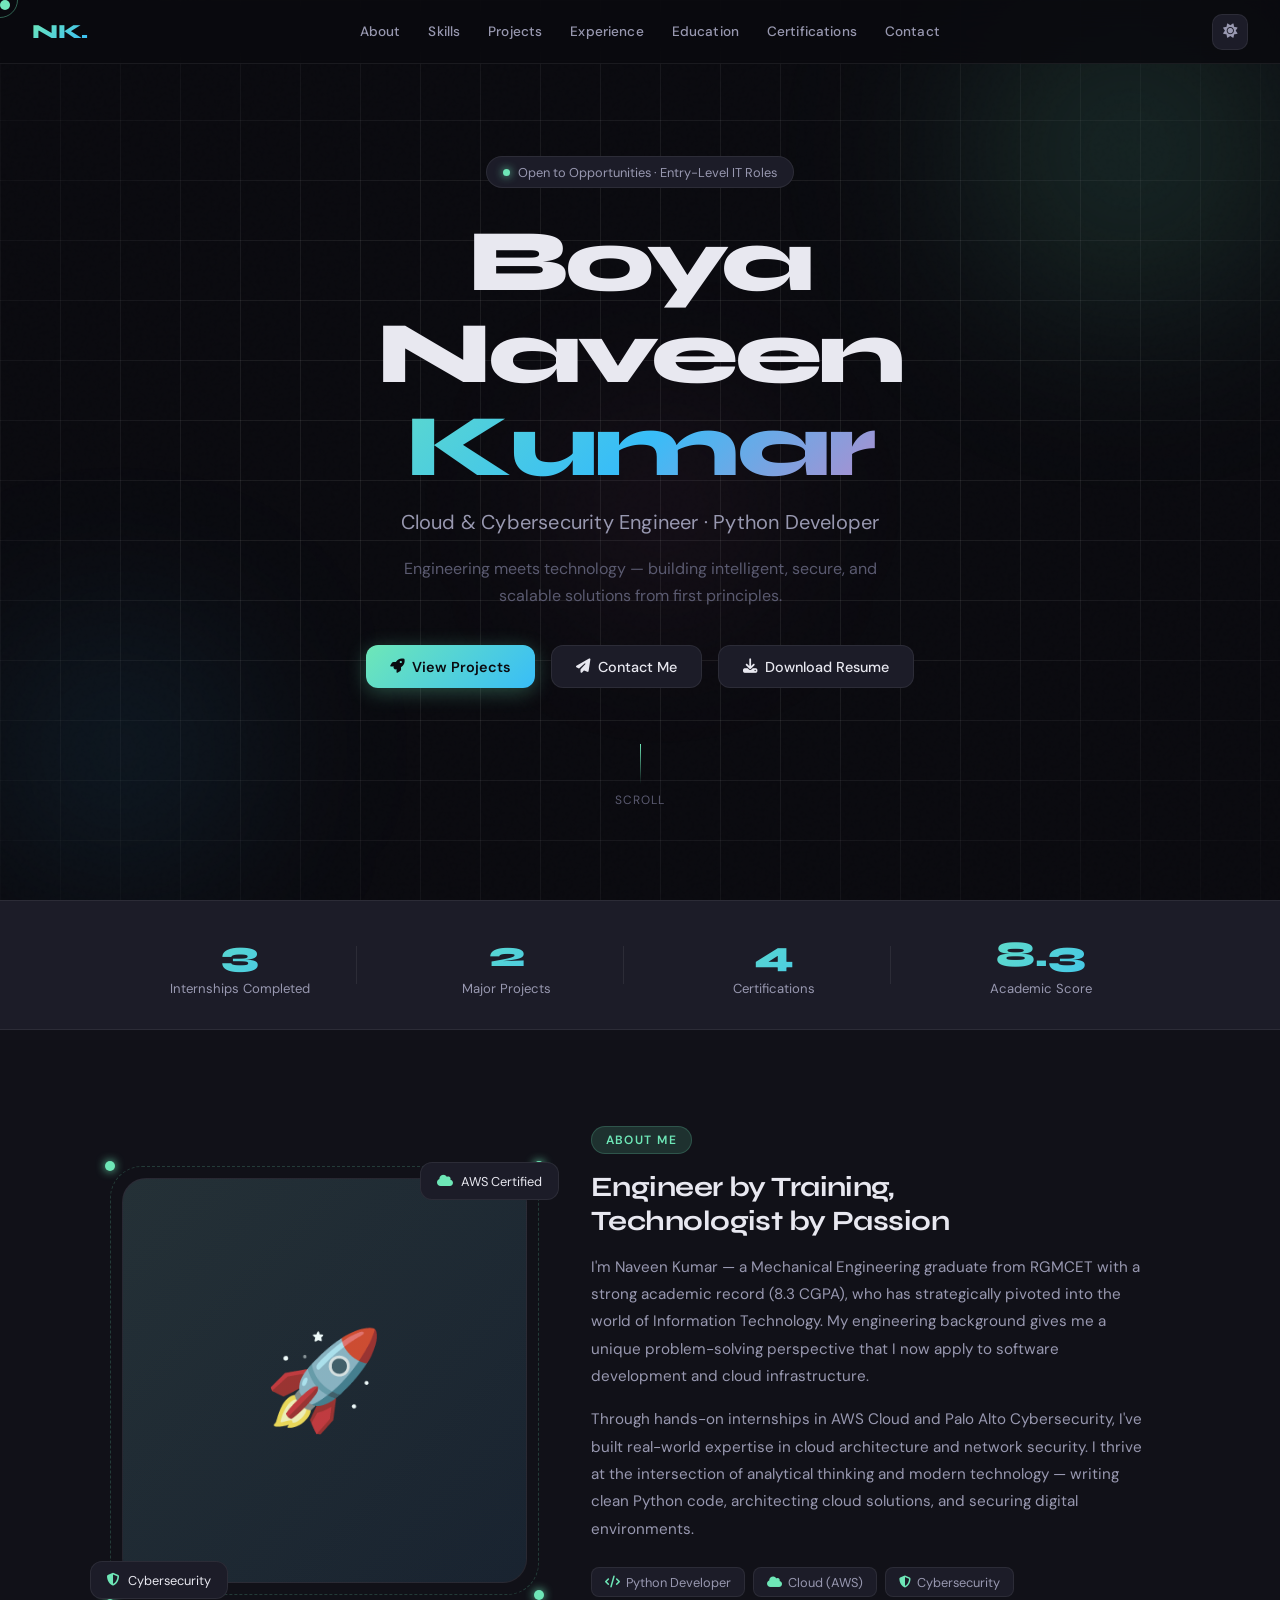
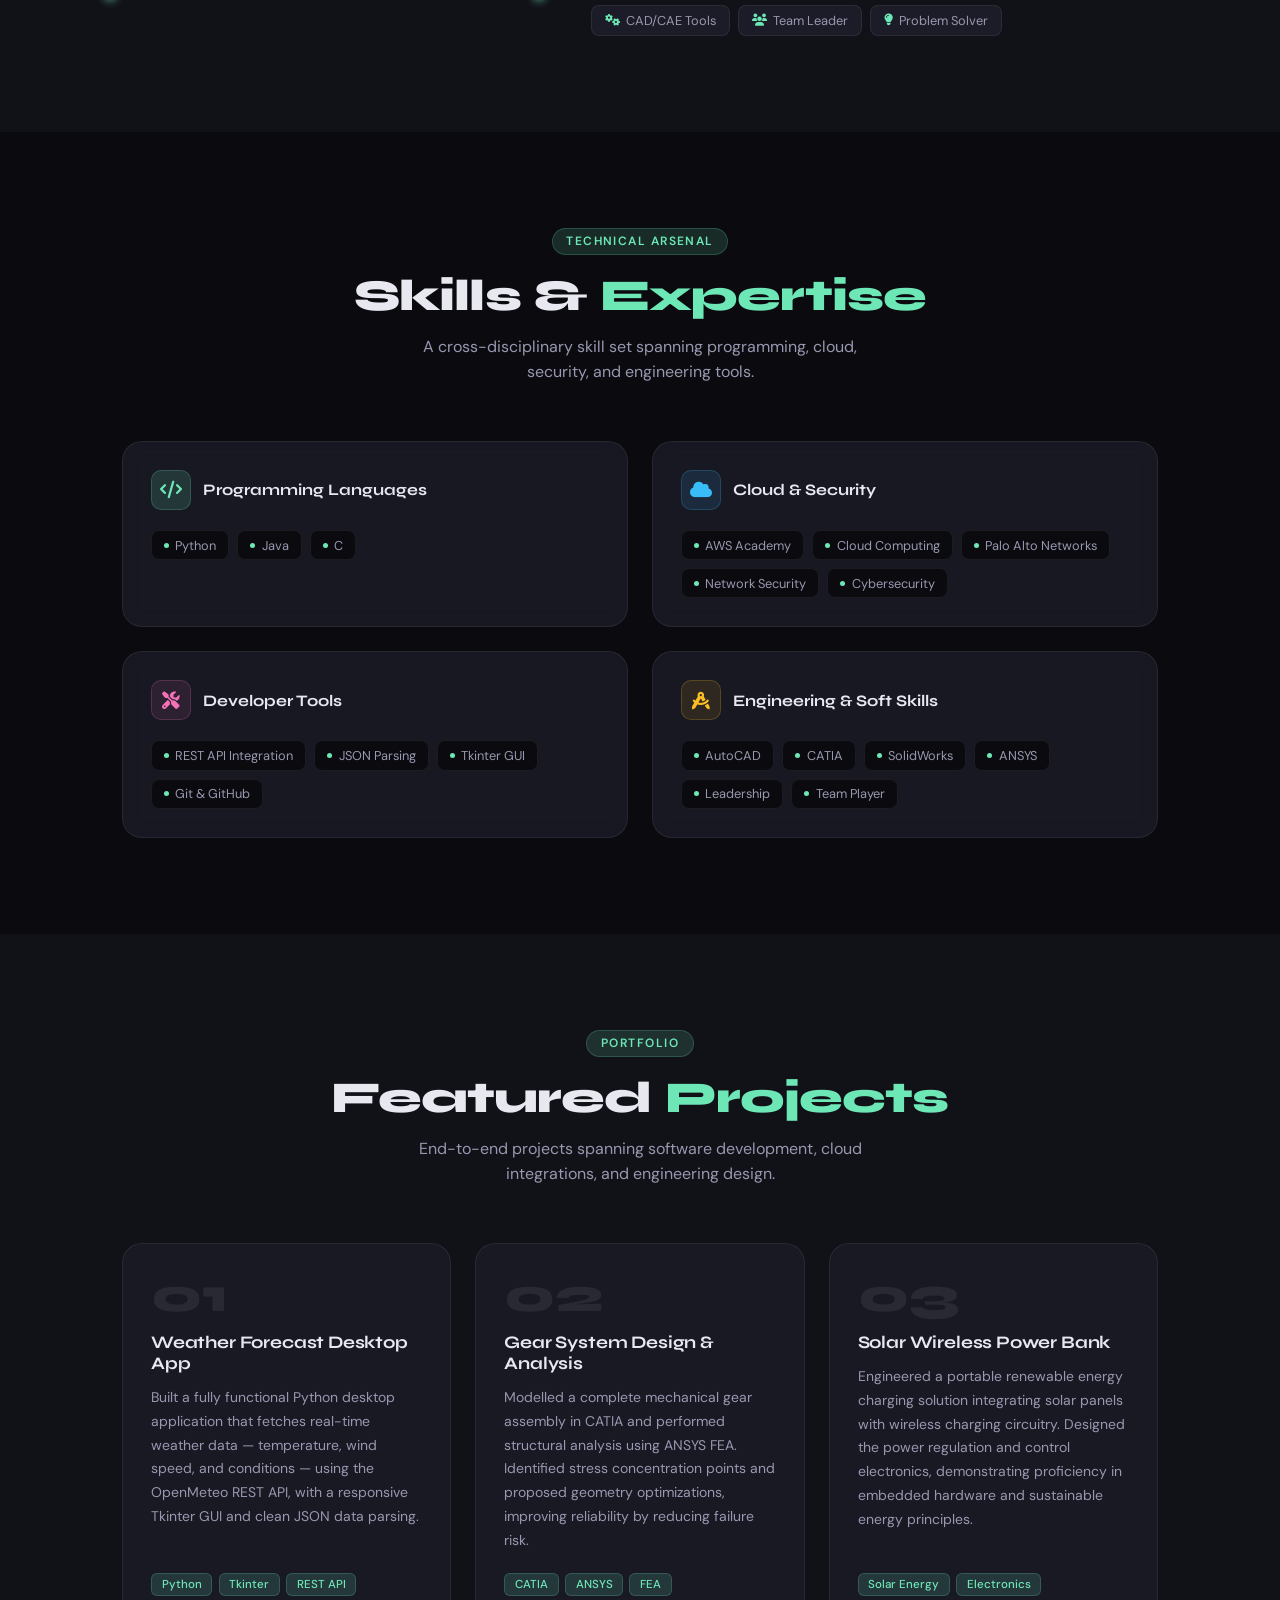
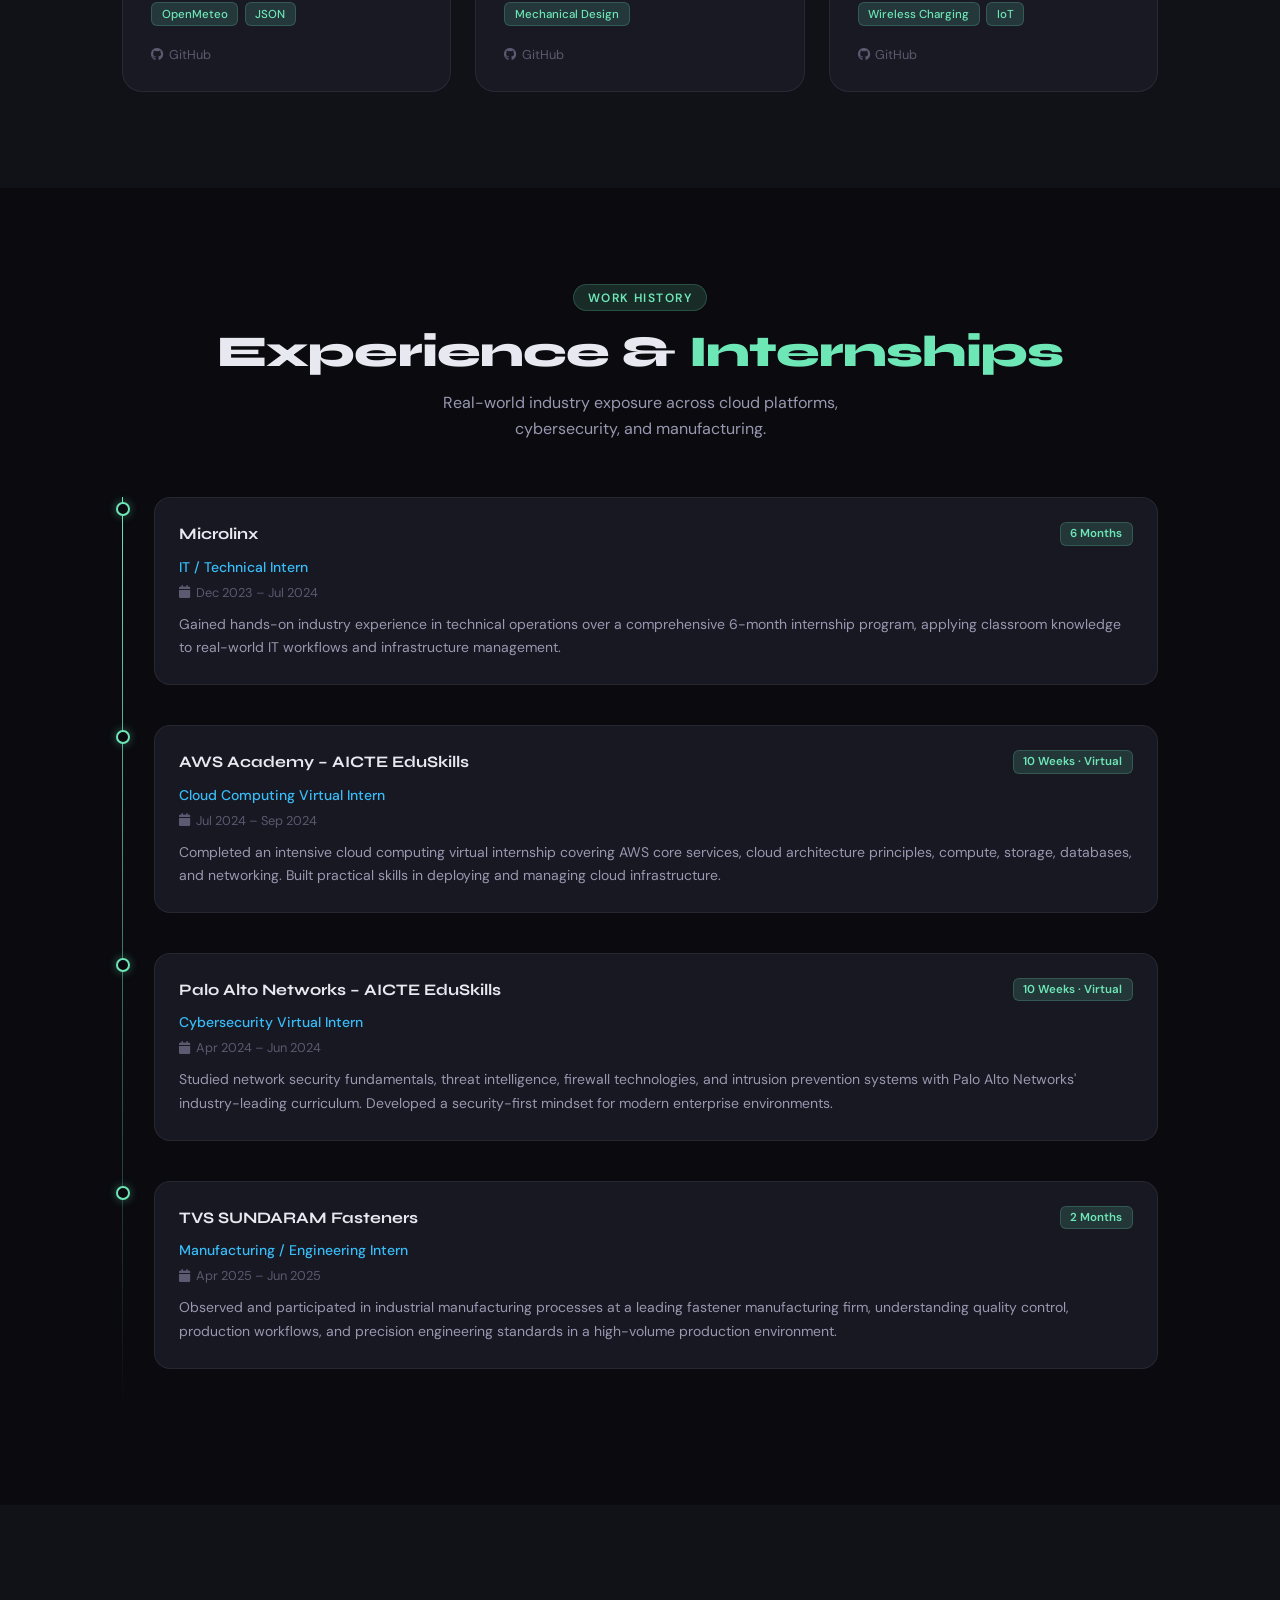
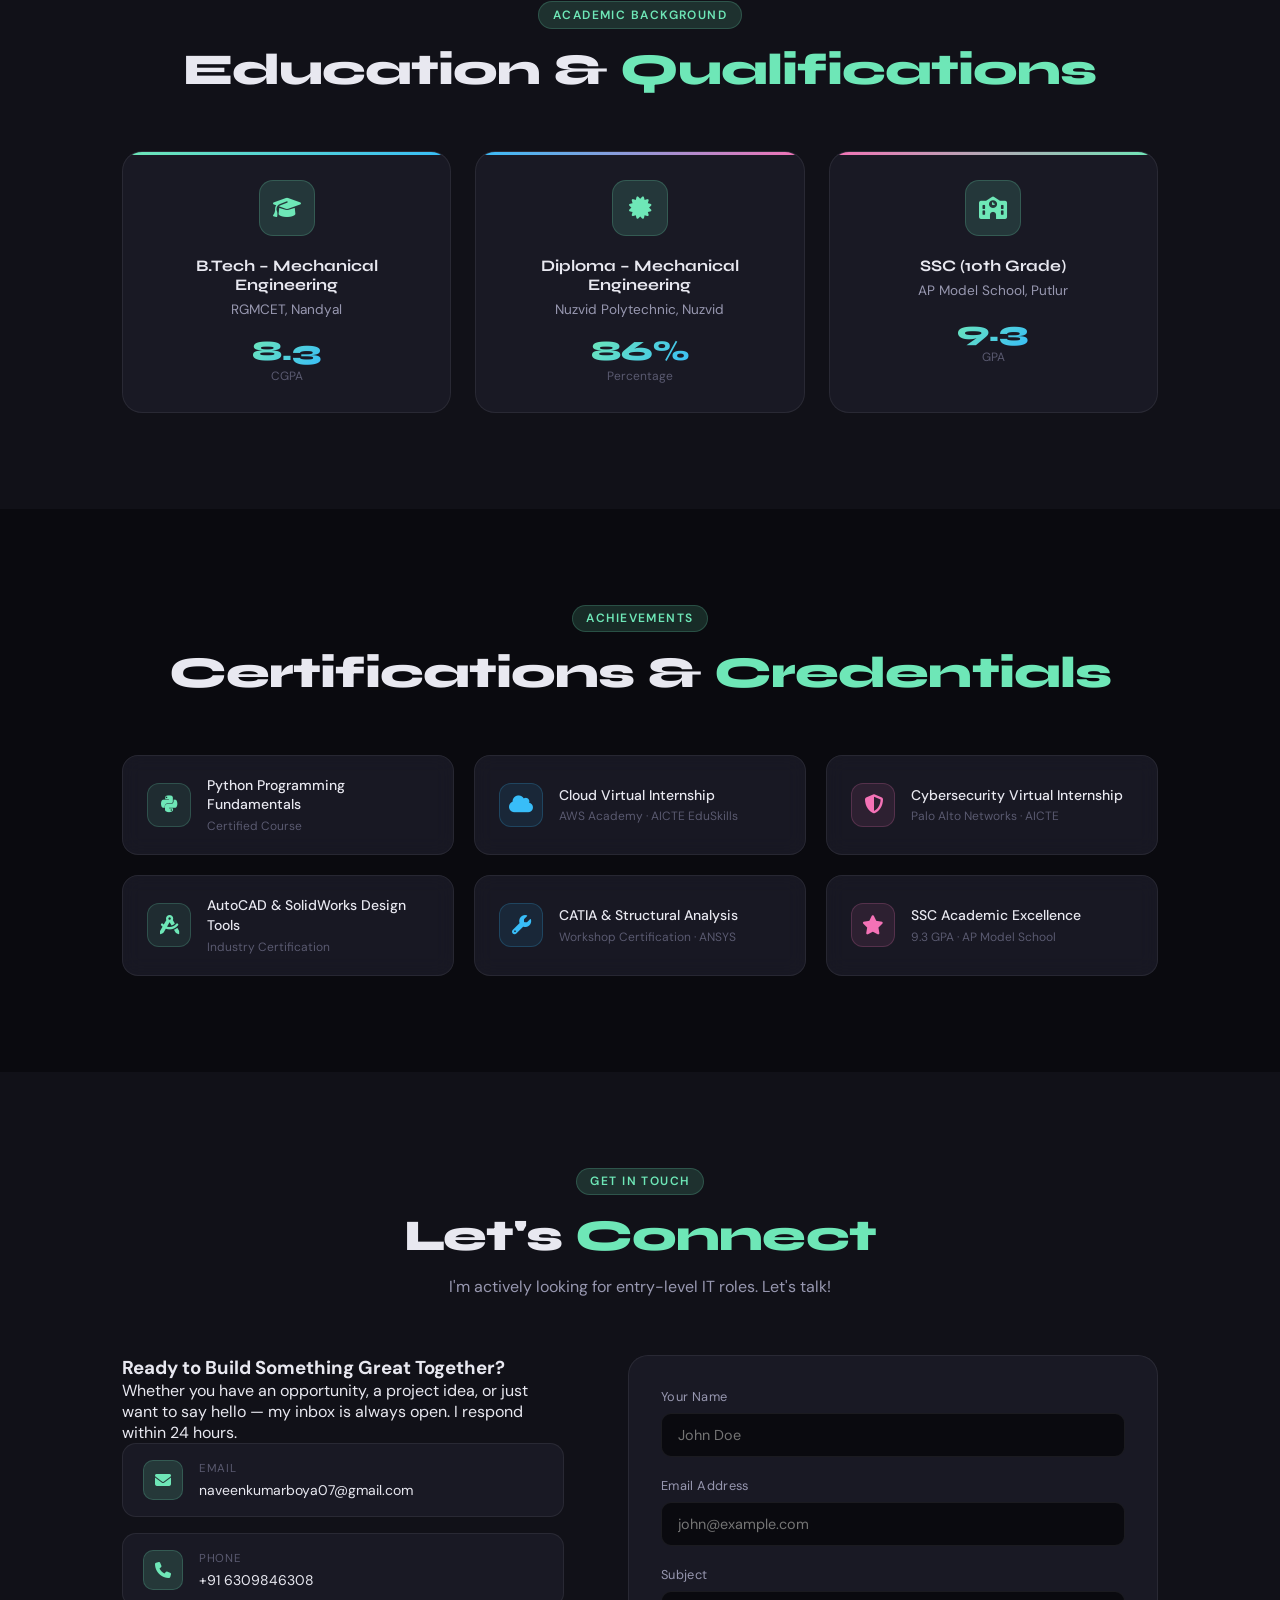
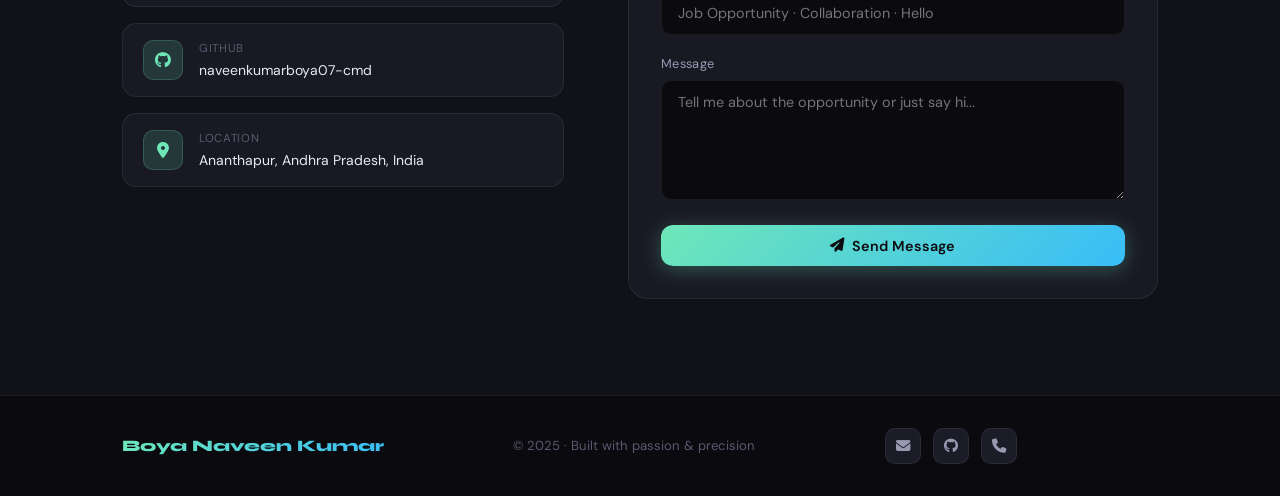
<file: PORTFOLIO.HTML>
<!DOCTYPE html>
<html lang="en" data-theme="dark">
<head>
  <meta charset="UTF-8" />
  <meta name="viewport" content="width=device-width, initial-scale=1.0" />
  <title>BOYA NAVEEN KUMAR | SOFTWARE DEVELOPER </title>
  <meta name="description" content="Portfolio of Boya Naveen Kumar — Mechanical Engineering graduate transitioning into IT, with expertise in Python, AWS, Cybersecurity, and Cloud Computing." />
  <meta name="keywords" content="Naveen Kumar, SOFTWARE DEVELOPER, FULLSTACK DEVELOPER Portfolio" />
  <meta property="og:title" content="Boya Naveen Kumar | Portfolio" />
  <meta property="og:description" content="IT professional with a foundation in engineering — building intelligent, scalable solutions." />
  <link rel="preconnect" href="https://fonts.googleapis.com" />
  <link href="https://fonts.googleapis.com/css2?family=Syne:wght@400;600;700;800&family=DM+Sans:ital,wght@0,300;0,400;0,500;1,300&display=swap" rel="stylesheet" />
  <link rel="stylesheet" href="https://cdnjs.cloudflare.com/ajax/libs/font-awesome/6.5.0/css/all.min.css" />
  <style>
    /* ===== CSS VARIABLES ===== */
    :root {
      --bg: #0a0a0f;
      --bg2: #111118;
      --bg3: #16161f;
      --surface: #1c1c28;
      --border: rgba(255,255,255,0.07);
      --accent: #6ee7b7;
      --accent2: #38bdf8;
      --accent3: #f472b6;
      --text: #e8e8f0;
      --text2: #9898b0;
      --text3: #5a5a70;
      --glow: rgba(110,231,183,0.15);
      --glow2: rgba(56,189,248,0.12);
      --card-bg: rgba(28,28,40,0.8);
      --nav-bg: rgba(10,10,15,0.85);
      --shadow: 0 8px 32px rgba(0,0,0,0.4);
    }
    [data-theme="Dark"] {
      --bg: #f4f4f8;
      --bg2: #eaeaf0;
      --bg3: #e0e0ea;
      --surface: #ffffff;
      --border: rgba(0,0,0,0.08);
      --accent: #059669;
      --accent2: #0284c7;
      --accent3: #db2777;
      --text: #16161f;
      --text2: #44445a;
      --text3: #888899;
      --glow: rgba(5,150,105,0.1);
      --glow2: rgba(2,132,199,0.08);
      --card-bg: rgba(255,255,255,0.9);
      --nav-bg: rgba(244,244,248,0.9);
      --shadow: 0 8px 32px rgba(0,0,0,0.12);
    }

    /* ===== RESET ===== */
    *, *::before, *::after { box-sizing: border-box; margin: 0; padding: 0; }
    html { scroll-behavior: smooth; font-size: 16px; }
    body {
      font-family: 'DM Sans', sans-serif;
      background: var(--bg);
      color: var(--text);
      overflow-x: hidden;
      transition: background 0.4s, color 0.4s;
    }
    a { text-decoration: none; color: inherit; }
    ul { list-style: none; }
    img { max-width: 100%; }

    /* ===== NOISE OVERLAY ===== */
    body::before {
      content: '';
      position: fixed;
      inset: 0;
      background-image: url("data:image/svg+xml,%3Csvg viewBox='0 0 256 256' xmlns='http://www.w3.org/2000/svg'%3E%3Cfilter id='n'%3E%3CfeTurbulence type='fractalNoise' baseFrequency='0.9' numOctaves='4' stitchTiles='stitch'/%3E%3C/filter%3E%3Crect width='100%25' height='100%25' filter='url(%23n)' opacity='0.04'/%3E%3C/svg%3E");
      pointer-events: none;
      z-index: 0;
      opacity: 0.4;
    }

    /* ===== SCROLLBAR ===== */
    ::-webkit-scrollbar { width: 4px; }
    ::-webkit-scrollbar-track { background: var(--bg); }
    ::-webkit-scrollbar-thumb { background: var(--accent); border-radius: 2px; }

    /* ===== NAV ===== */
    nav {
      position: fixed;
      top: 0; left: 0; right: 0;
      z-index: 1000;
      backdrop-filter: blur(20px);
      background: var(--nav-bg);
      border-bottom: 1px solid var(--border);
      padding: 0 2rem;
      height: 64px;
      display: flex;
      align-items: center;
      justify-content: space-between;
      transition: all 0.3s;
    }
    .nav-logo {
      font-family: 'Syne', sans-serif;
      font-weight: 800;
      font-size: 1.25rem;
      background: linear-gradient(135deg, var(--accent), var(--accent2));
      -webkit-background-clip: text;
      -webkit-text-fill-color: transparent;
      background-clip: text;
      letter-spacing: -0.5px;
    }
    .nav-links {
      display: flex;
      gap: 0.25rem;
      align-items: center;
    }
    .nav-links a {
      font-size: 0.85rem;
      font-weight: 500;
      color: var(--text2);
      padding: 0.4rem 0.75rem;
      border-radius: 8px;
      transition: all 0.2s;
      letter-spacing: 0.01em;
    }
    .nav-links a:hover {
      color: var(--text);
      background: var(--border);
    }
    .nav-right {
      display: flex;
      align-items: center;
      gap: 0.75rem;
    }
    .theme-btn {
      background: var(--surface);
      border: 1px solid var(--border);
      color: var(--text2);
      width: 36px; height: 36px;
      border-radius: 10px;
      cursor: pointer;
      display: flex; align-items: center; justify-content: center;
      font-size: 0.9rem;
      transition: all 0.2s;
    }
    .theme-btn:hover { color: var(--accent); border-color: var(--accent); }
    .hamburger {
      display: none;
      background: var(--surface);
      border: 1px solid var(--border);
      color: var(--text);
      width: 36px; height: 36px;
      border-radius: 10px;
      cursor: pointer;
      align-items: center; justify-content: center;
      font-size: 1rem;
    }

    /* ===== SECTIONS ===== */
    section { position: relative; z-index: 1; }
    .container { max-width: 1100px; margin: 0 auto; padding: 0 2rem; }
    .section-pad { padding: 6rem 0; }
    .section-header { text-align: center; margin-bottom: 3.5rem; }
    .section-tag {
      display: inline-block;
      font-size: 0.75rem;
      font-weight: 600;
      letter-spacing: 0.12em;
      text-transform: uppercase;
      color: var(--accent);
      background: var(--glow);
      border: 1px solid rgba(110,231,183,0.2);
      padding: 0.3rem 0.85rem;
      border-radius: 50px;
      margin-bottom: 1rem;
    }
    .section-title {
      font-family: 'Syne', sans-serif;
      font-size: clamp(2rem, 4vw, 2.75rem);
      font-weight: 800;
      color: var(--text);
      line-height: 1.15;
      letter-spacing: -0.02em;
    }
    .section-title span { color: var(--accent); }
    .section-sub {
      margin-top: 0.75rem;
      color: var(--text2);
      font-size: 1rem;
      max-width: 480px;
      margin-left: auto;
      margin-right: auto;
      line-height: 1.6;
    }

    /* ===== HERO ===== */
    #hero {
      min-height: 100vh;
      display: flex;
      align-items: center;
      justify-content: center;
      padding-top: 64px;
      position: relative;
      overflow: hidden;
    }
    .hero-orb {
      position: absolute;
      border-radius: 50%;
      filter: blur(80px);
      pointer-events: none;
    }
    .hero-orb-1 {
      width: 500px; height: 500px;
      background: radial-gradient(circle, rgba(110,231,183,0.18) 0%, transparent 70%);
      top: -100px; right: -100px;
      animation: floatOrb1 8s ease-in-out infinite;
    }
    .hero-orb-2 {
      width: 400px; height: 400px;
      background: radial-gradient(circle, rgba(56,189,248,0.12) 0%, transparent 70%);
      bottom: -50px; left: -80px;
      animation: floatOrb2 10s ease-in-out infinite;
    }
    .hero-orb-3 {
      width: 300px; height: 300px;
      background: radial-gradient(circle, rgba(244,114,182,0.1) 0%, transparent 70%);
      top: 40%; left: 40%;
      animation: floatOrb3 12s ease-in-out infinite;
    }
    @keyframes floatOrb1 { 0%,100%{transform:translate(0,0) scale(1)} 50%{transform:translate(-30px,30px) scale(1.05)} }
    @keyframes floatOrb2 { 0%,100%{transform:translate(0,0) scale(1)} 50%{transform:translate(40px,-20px) scale(1.08)} }
    @keyframes floatOrb3 { 0%,100%{transform:translate(0,0) scale(1)} 50%{transform:translate(-20px,40px) scale(0.95)} }

    .hero-grid-lines {
      position: absolute;
      inset: 0;
      background-image:
        linear-gradient(var(--border) 1px, transparent 1px),
        linear-gradient(90deg, var(--border) 1px, transparent 1px);
      background-size: 60px 60px;
      mask-image: radial-gradient(ellipse 80% 80% at 50% 50%, black 40%, transparent 100%);
      pointer-events: none;
    }

    .hero-content {
      text-align: center;
      max-width: 780px;
      position: relative;
      z-index: 2;
    }
    .hero-badge {
      display: inline-flex;
      align-items: center;
      gap: 0.5rem;
      background: var(--surface);
      border: 1px solid var(--border);
      border-radius: 50px;
      padding: 0.4rem 1rem;
      font-size: 0.8rem;
      color: var(--text2);
      margin-bottom: 1.75rem;
      animation: fadeSlideDown 0.8s ease both;
    }
    .hero-badge .dot {
      width: 7px; height: 7px;
      border-radius: 50%;
      background: var(--accent);
      box-shadow: 0 0 8px var(--accent);
      animation: pulse 2s ease-in-out infinite;
    }
    @keyframes pulse { 0%,100%{opacity:1} 50%{opacity:0.4} }

    .hero-name {
      font-family: 'Syne', sans-serif;
      font-size: clamp(3rem, 8vw, 5.5rem);
      font-weight: 800;
      line-height: 1.05;
      letter-spacing: -0.04em;
      animation: fadeSlideUp 0.9s ease 0.1s both;
    }
    .hero-name .line1 { display: block; color: var(--text); }
    .hero-name .line2 {
      display: block;
      background: linear-gradient(135deg, var(--accent) 0%, var(--accent2) 50%, var(--accent3) 100%);
      -webkit-background-clip: text;
      -webkit-text-fill-color: transparent;
      background-clip: text;
    }
    .hero-title {
      margin-top: 1rem;
      font-size: clamp(1rem, 2.5vw, 1.25rem);
      color: var(--text2);
      font-weight: 400;
      letter-spacing: 0.01em;
      animation: fadeSlideUp 0.9s ease 0.2s both;
    }
    .hero-tagline {
      margin-top: 1.25rem;
      font-size: clamp(0.9rem, 2vw, 1rem);
      color: var(--text3);
      max-width: 500px;
      margin-left: auto;
      margin-right: auto;
      line-height: 1.7;
      animation: fadeSlideUp 0.9s ease 0.3s both;
    }
    .hero-cta {
      display: flex;
      gap: 1rem;
      justify-content: center;
      flex-wrap: wrap;
      margin-top: 2.25rem;
      animation: fadeSlideUp 0.9s ease 0.4s both;
    }
    .btn {
      display: inline-flex;
      align-items: center;
      gap: 0.5rem;
      padding: 0.7rem 1.5rem;
      border-radius: 12px;
      font-size: 0.9rem;
      font-weight: 500;
      cursor: pointer;
      transition: all 0.25s;
      border: none;
      font-family: 'DM Sans', sans-serif;
    }
    .btn-primary {
      background: linear-gradient(135deg, var(--accent), var(--accent2));
      color: #0a0a0f;
      font-weight: 600;
      box-shadow: 0 4px 20px rgba(110,231,183,0.3);
    }
    .btn-primary:hover {
      transform: translateY(-2px);
      box-shadow: 0 8px 30px rgba(110,231,183,0.4);
    }
    .btn-outline {
      background: transparent;
      border: 1px solid var(--border);
      color: var(--text);
      background: var(--surface);
    }
    .btn-outline:hover {
      border-color: var(--accent);
      color: var(--accent);
      transform: translateY(-2px);
    }
    .hero-scroll {
      margin-top: 3.5rem;
      display: flex;
      flex-direction: column;
      align-items: center;
      gap: 0.5rem;
      color: var(--text3);
      font-size: 0.75rem;
      letter-spacing: 0.08em;
      text-transform: uppercase;
      animation: fadeSlideUp 0.9s ease 0.6s both;
    }
    .scroll-line {
      width: 1px;
      height: 40px;
      background: linear-gradient(to bottom, var(--accent), transparent);
      animation: scrollLine 2s ease-in-out infinite;
    }
    @keyframes scrollLine { 0%,100%{opacity:0.3;transform:scaleY(0.7)} 50%{opacity:1;transform:scaleY(1)} }
    @keyframes fadeSlideUp { from{opacity:0;transform:translateY(30px)} to{opacity:1;transform:translateY(0)} }
    @keyframes fadeSlideDown { from{opacity:0;transform:translateY(-20px)} to{opacity:1;transform:translateY(0)} }

    /* ===== STATS BAR ===== */
    .stats-bar {
      background: var(--surface);
      border-top: 1px solid var(--border);
      border-bottom: 1px solid var(--border);
      padding: 2rem 0;
    }
    .stats-grid {
      display: grid;
      grid-template-columns: repeat(4, 1fr);
      gap: 2rem;
      text-align: center;
    }
    .stat-item { position: relative; }
    .stat-item::after {
      content: '';
      position: absolute;
      right: 0; top: 20%; bottom: 20%;
      width: 1px;
      background: var(--border);
    }
    .stat-item:last-child::after { display: none; }
    .stat-num {
      font-family: 'Syne', sans-serif;
      font-size: 2.25rem;
      font-weight: 800;
      background: linear-gradient(135deg, var(--accent), var(--accent2));
      -webkit-background-clip: text;
      -webkit-text-fill-color: transparent;
      background-clip: text;
    }
    .stat-label { font-size: 0.82rem; color: var(--text2); margin-top: 0.25rem; }

    /* ===== ABOUT ===== */
    #about { background: var(--bg2); }
    .about-grid {
      display: grid;
      grid-template-columns: 1fr 1.4fr;
      gap: 4rem;
      align-items: center;
    }
    .about-avatar-wrap {
      position: relative;
    }
    .about-avatar {
      width: 100%;
      aspect-ratio: 1;
      border-radius: 24px;
      background: linear-gradient(135deg, var(--surface), var(--bg3));
      border: 1px solid var(--border);
      display: flex;
      align-items: center;
      justify-content: center;
      font-size: 6rem;
      position: relative;
      overflow: hidden;
    }
    .about-avatar::before {
      content: '';
      position: absolute;
      inset: 0;
      background: linear-gradient(135deg, rgba(110,231,183,0.1), rgba(56,189,248,0.08));
    }
    .about-avatar-ring {
      position: absolute;
      inset: -12px;
      border-radius: 32px;
      border: 1px dashed rgba(110,231,183,0.2);
      animation: spin 20s linear infinite;
    }
    @keyframes spin { to{transform:rotate(360deg)} }
    .about-corner {
      position: absolute;
      width: 10px; height: 10px;
      border-radius: 50%;
      background: var(--accent);
      box-shadow: 0 0 10px var(--accent);
    }
    .about-corner.tl { top: -6px; left: -6px; }
    .about-corner.tr { top: -6px; right: -6px; }
    .about-corner.bl { bottom: -6px; left: -6px; }
    .about-corner.br { bottom: -6px; right: -6px; }
    .about-tag-float {
      position: absolute;
      background: var(--surface);
      border: 1px solid var(--border);
      border-radius: 12px;
      padding: 0.6rem 1rem;
      font-size: 0.8rem;
      display: flex;
      align-items: center;
      gap: 0.5rem;
      backdrop-filter: blur(10px);
      white-space: nowrap;
    }
    .about-tag-float.t1 { top: -1rem; right: -2rem; }
    .about-tag-float.t2 { bottom: -1rem; left: -2rem; }
    .about-tag-float i { color: var(--accent); }

    .about-text h3 {
      font-family: 'Syne', sans-serif;
      font-size: 1.75rem;
      font-weight: 700;
      color: var(--text);
      margin-bottom: 1rem;
      letter-spacing: -0.02em;
    }
    .about-text p {
      color: var(--text2);
      line-height: 1.8;
      font-size: 0.95rem;
      margin-bottom: 1rem;
    }
    .about-traits {
      display: flex;
      flex-wrap: wrap;
      gap: 0.5rem;
      margin-top: 1.5rem;
    }
    .trait {
      background: var(--surface);
      border: 1px solid var(--border);
      border-radius: 8px;
      padding: 0.35rem 0.8rem;
      font-size: 0.8rem;
      color: var(--text2);
      display: flex;
      align-items: center;
      gap: 0.4rem;
      transition: all 0.2s;
    }
    .trait:hover { border-color: var(--accent); color: var(--accent); }
    .trait i { font-size: 0.75rem; color: var(--accent); }

    /* ===== SKILLS ===== */
    #skills { background: var(--bg); }
    .skills-grid {
      display: grid;
      grid-template-columns: repeat(2, 1fr);
      gap: 1.5rem;
    }
    .skill-card {
      background: var(--card-bg);
      border: 1px solid var(--border);
      border-radius: 20px;
      padding: 1.75rem;
      backdrop-filter: blur(10px);
      transition: all 0.3s;
      position: relative;
      overflow: hidden;
    }
    .skill-card::before {
      content: '';
      position: absolute;
      top: 0; left: 0; right: 0;
      height: 2px;
      background: linear-gradient(90deg, var(--accent), var(--accent2));
      transform: scaleX(0);
      transition: transform 0.3s;
    }
    .skill-card:hover { border-color: rgba(110,231,183,0.2); transform: translateY(-4px); }
    .skill-card:hover::before { transform: scaleX(1); }
    .skill-card-header {
      display: flex;
      align-items: center;
      gap: 0.75rem;
      margin-bottom: 1.25rem;
    }
    .skill-icon {
      width: 40px; height: 40px;
      border-radius: 10px;
      background: var(--glow);
      border: 1px solid rgba(110,231,183,0.2);
      display: flex; align-items: center; justify-content: center;
      font-size: 1.1rem;
      color: var(--accent);
    }
    .skill-card h4 {
      font-family: 'Syne', sans-serif;
      font-weight: 700;
      font-size: 1rem;
      color: var(--text);
    }
    .skill-pills {
      display: flex;
      flex-wrap: wrap;
      gap: 0.5rem;
    }
    .skill-pill {
      background: var(--bg);
      border: 1px solid var(--border);
      border-radius: 8px;
      padding: 0.35rem 0.75rem;
      font-size: 0.8rem;
      color: var(--text2);
      display: flex; align-items: center; gap: 0.4rem;
      transition: all 0.2s;
      cursor: default;
    }
    .skill-pill:hover { border-color: var(--accent); color: var(--accent); background: var(--glow); }
    .skill-pill .pill-dot {
      width: 5px; height: 5px;
      border-radius: 50%;
      background: var(--accent);
    }

    /* ===== PROJECTS ===== */
    #projects { background: var(--bg2); }
    .projects-grid {
      display: grid;
      grid-template-columns: repeat(3, 1fr);
      gap: 1.5rem;
    }
    .project-card {
      background: var(--card-bg);
      border: 1px solid var(--border);
      border-radius: 20px;
      padding: 1.75rem;
      backdrop-filter: blur(10px);
      transition: all 0.3s;
      display: flex;
      flex-direction: column;
      position: relative;
      overflow: hidden;
    }
    .project-card::after {
      content: '';
      position: absolute;
      bottom: 0; left: 0; right: 0;
      height: 3px;
      background: linear-gradient(90deg, var(--accent), var(--accent2), var(--accent3));
      transform: scaleX(0);
      transition: transform 0.4s;
    }
    .project-card:hover { transform: translateY(-6px); border-color: rgba(110,231,183,0.2); box-shadow: var(--shadow); }
    .project-card:hover::after { transform: scaleX(1); }
    .project-number {
      font-family: 'Syne', sans-serif;
      font-size: 3rem;
      font-weight: 800;
      color: var(--border);
      line-height: 1;
      margin-bottom: 0.75rem;
      user-select: none;
    }
    .project-card h3 {
      font-family: 'Syne', sans-serif;
      font-size: 1.1rem;
      font-weight: 700;
      color: var(--text);
      margin-bottom: 0.75rem;
      letter-spacing: -0.01em;
    }
    .project-card p {
      font-size: 0.875rem;
      color: var(--text2);
      line-height: 1.7;
      flex: 1;
      margin-bottom: 1.25rem;
    }
    .project-tags {
      display: flex;
      flex-wrap: wrap;
      gap: 0.4rem;
      margin-bottom: 1.25rem;
    }
    .project-tag {
      background: var(--glow);
      border: 1px solid rgba(110,231,183,0.2);
      color: var(--accent);
      border-radius: 6px;
      padding: 0.2rem 0.6rem;
      font-size: 0.72rem;
      font-weight: 500;
    }
    .project-links {
      display: flex;
      gap: 0.75rem;
    }
    .project-link {
      font-size: 0.8rem;
      color: var(--text3);
      display: flex;
      align-items: center;
      gap: 0.35rem;
      transition: color 0.2s;
    }
    .project-link:hover { color: var(--accent); }

    /* ===== EXPERIENCE ===== */
    #experience { background: var(--bg); }
    .timeline {
      position: relative;
      padding-left: 2rem;
    }
    .timeline::before {
      content: '';
      position: absolute;
      left: 0; top: 0; bottom: 0;
      width: 1px;
      background: linear-gradient(to bottom, var(--accent), transparent);
    }
    .timeline-item {
      position: relative;
      padding-bottom: 2.5rem;
      animation: fadeSlideUp 0.6s ease both;
    }
    .timeline-dot {
      position: absolute;
      left: -2.4rem;
      top: 0.3rem;
      width: 14px; height: 14px;
      border-radius: 50%;
      background: var(--bg);
      border: 2px solid var(--accent);
      box-shadow: 0 0 10px rgba(110,231,183,0.4);
    }
    .timeline-card {
      background: var(--card-bg);
      border: 1px solid var(--border);
      border-radius: 16px;
      padding: 1.5rem;
      backdrop-filter: blur(10px);
      transition: all 0.3s;
    }
    .timeline-card:hover { border-color: rgba(110,231,183,0.2); }
    .timeline-meta {
      display: flex;
      align-items: center;
      justify-content: space-between;
      margin-bottom: 0.75rem;
      flex-wrap: wrap;
      gap: 0.5rem;
    }
    .timeline-company {
      font-family: 'Syne', sans-serif;
      font-weight: 700;
      font-size: 1rem;
      color: var(--text);
    }
    .timeline-badge {
      background: var(--glow);
      border: 1px solid rgba(110,231,183,0.2);
      color: var(--accent);
      border-radius: 6px;
      padding: 0.2rem 0.6rem;
      font-size: 0.72rem;
      font-weight: 600;
    }
    .timeline-role {
      font-size: 0.875rem;
      color: var(--accent2);
      margin-bottom: 0.5rem;
      font-weight: 500;
    }
    .timeline-period {
      font-size: 0.8rem;
      color: var(--text3);
      margin-bottom: 0.75rem;
      display: flex; align-items: center; gap: 0.4rem;
    }
    .timeline-desc {
      font-size: 0.875rem;
      color: var(--text2);
      line-height: 1.7;
    }

    /* ===== EDUCATION ===== */
    #education { background: var(--bg2); }
    .education-grid {
      display: grid;
      grid-template-columns: repeat(3, 1fr);
      gap: 1.5rem;
    }
    .edu-card {
      background: var(--card-bg);
      border: 1px solid var(--border);
      border-radius: 20px;
      padding: 1.75rem;
      text-align: center;
      transition: all 0.3s;
      backdrop-filter: blur(10px);
      position: relative;
      overflow: hidden;
    }
    .edu-card::before {
      content: '';
      position: absolute;
      top: 0; left: 0; right: 0;
      height: 3px;
    }
    .edu-card:nth-child(1)::before { background: linear-gradient(90deg, var(--accent), var(--accent2)); }
    .edu-card:nth-child(2)::before { background: linear-gradient(90deg, var(--accent2), var(--accent3)); }
    .edu-card:nth-child(3)::before { background: linear-gradient(90deg, var(--accent3), var(--accent)); }
    .edu-card:hover { transform: translateY(-4px); border-color: rgba(110,231,183,0.2); }
    .edu-icon {
      width: 56px; height: 56px;
      border-radius: 14px;
      background: var(--glow);
      border: 1px solid rgba(110,231,183,0.2);
      display: flex; align-items: center; justify-content: center;
      font-size: 1.4rem;
      color: var(--accent);
      margin: 0 auto 1.25rem;
    }
    .edu-degree {
      font-family: 'Syne', sans-serif;
      font-weight: 700;
      font-size: 1rem;
      color: var(--text);
      margin-bottom: 0.4rem;
    }
    .edu-school { font-size: 0.85rem; color: var(--text2); margin-bottom: 1rem; }
    .edu-score {
      display: inline-block;
      background: linear-gradient(135deg, var(--accent), var(--accent2));
      -webkit-background-clip: text;
      -webkit-text-fill-color: transparent;
      background-clip: text;
      font-family: 'Syne', sans-serif;
      font-size: 1.75rem;
      font-weight: 800;
    }
    .edu-score-label { font-size: 0.75rem; color: var(--text3); }

    /* ===== CERTIFICATIONS ===== */
    #certifications { background: var(--bg); }
    .certs-grid {
      display: grid;
      grid-template-columns: repeat(3, 1fr);
      gap: 1.25rem;
    }
    .cert-card {
      background: var(--card-bg);
      border: 1px solid var(--border);
      border-radius: 16px;
      padding: 1.25rem 1.5rem;
      display: flex;
      align-items: center;
      gap: 1rem;
      transition: all 0.3s;
      backdrop-filter: blur(10px);
    }
    .cert-card:hover { border-color: rgba(110,231,183,0.2); transform: translateX(4px); }
    .cert-icon {
      width: 44px; height: 44px;
      border-radius: 12px;
      display: flex; align-items: center; justify-content: center;
      font-size: 1.2rem;
      flex-shrink: 0;
    }
    .cert-icon.green { background: rgba(110,231,183,0.1); color: var(--accent); border: 1px solid rgba(110,231,183,0.2); }
    .cert-icon.blue { background: rgba(56,189,248,0.1); color: var(--accent2); border: 1px solid rgba(56,189,248,0.2); }
    .cert-icon.pink { background: rgba(244,114,182,0.1); color: var(--accent3); border: 1px solid rgba(244,114,182,0.2); }
    .cert-title { font-size: 0.875rem; font-weight: 500; color: var(--text); line-height: 1.4; }
    .cert-issuer { font-size: 0.75rem; color: var(--text3); margin-top: 0.2rem; }

    /* ===== CONTACT ===== */
    #contact { background: var(--bg2); }
    .contact-grid {
      display: grid;
      grid-template-columns: 1fr 1.2fr;
      gap: 4rem;
      align-items: start;
    }
    .contact-left h3 {
      font-family: 'Syne', sans-serif;
      font-size: 2rem;
      font-weight: 800;
      color: var(--text);
      margin-bottom: 1rem;
      letter-spacing: -0.02em;
    }
    .contact-left p { color: var(--text2); line-height: 1.8; font-size: 0.95rem; margin-bottom: 2rem; }
    .contact-items {
      display: flex;
      flex-direction: column;
      gap: 1rem;
    }
    .contact-item {
      display: flex;
      align-items: center;
      gap: 1rem;
      background: var(--card-bg);
      border: 1px solid var(--border);
      border-radius: 14px;
      padding: 1rem 1.25rem;
      transition: all 0.2s;
      text-decoration: none;
    }
    .contact-item:hover { border-color: var(--accent); transform: translateX(4px); }
    .contact-item-icon {
      width: 40px; height: 40px;
      border-radius: 10px;
      background: var(--glow);
      border: 1px solid rgba(110,231,183,0.2);
      display: flex; align-items: center; justify-content: center;
      color: var(--accent);
      font-size: 1rem;
      flex-shrink: 0;
    }
    .contact-item-text small { display: block; font-size: 0.72rem; color: var(--text3); text-transform: uppercase; letter-spacing: 0.06em; margin-bottom: 0.15rem; }
    .contact-item-text span { font-size: 0.875rem; color: var(--text); }
    .contact-form {
      background: var(--card-bg);
      border: 1px solid var(--border);
      border-radius: 20px;
      padding: 2rem;
      backdrop-filter: blur(10px);
    }
    .form-group { margin-bottom: 1.25rem; }
    .form-group label { display: block; font-size: 0.8rem; color: var(--text2); margin-bottom: 0.5rem; letter-spacing: 0.03em; }
    .form-group input,
    .form-group textarea {
      width: 100%;
      background: var(--bg);
      border: 1px solid var(--border);
      border-radius: 10px;
      padding: 0.75rem 1rem;
      color: var(--text);
      font-family: 'DM Sans', sans-serif;
      font-size: 0.9rem;
      transition: all 0.2s;
      resize: vertical;
    }
    .form-group input:focus,
    .form-group textarea:focus {
      outline: none;
      border-color: var(--accent);
      box-shadow: 0 0 0 3px var(--glow);
    }
    .form-group textarea { min-height: 120px; }

    /* ===== FOOTER ===== */
    footer {
      background: var(--bg);
      border-top: 1px solid var(--border);
      padding: 2rem 0;
      text-align: center;
    }
    .footer-content {
      display: flex;
      align-items: center;
      justify-content: space-between;
      flex-wrap: wrap;
      gap: 1rem;
    }
    .footer-logo {
      font-family: 'Syne', sans-serif;
      font-weight: 800;
      background: linear-gradient(135deg, var(--accent), var(--accent2));
      -webkit-background-clip: text;
      -webkit-text-fill-color: transparent;
      background-clip: text;
    }
    .footer-copy { font-size: 0.82rem; color: var(--text3); }
    .social-links { display: flex; gap: 0.75rem; }
    .social-link {
      width: 36px; height: 36px;
      border-radius: 10px;
      background: var(--surface);
      border: 1px solid var(--border);
      display: flex; align-items: center; justify-content: center;
      color: var(--text2);
      font-size: 0.9rem;
      transition: all 0.2s;
    }
    .social-link:hover { color: var(--accent); border-color: var(--accent); transform: translateY(-2px); }

    /* ===== SCROLL TO TOP ===== */
    .scroll-top {
      position: fixed;
      bottom: 2rem;
      right: 2rem;
      width: 44px; height: 44px;
      border-radius: 12px;
      background: linear-gradient(135deg, var(--accent), var(--accent2));
      color: #0a0a0f;
      border: none;
      cursor: pointer;
      display: flex; align-items: center; justify-content: center;
      font-size: 1rem;
      opacity: 0;
      transform: translateY(10px);
      transition: all 0.3s;
      z-index: 999;
      box-shadow: 0 4px 20px rgba(110,231,183,0.3);
    }
    .scroll-top.visible { opacity: 1; transform: translateY(0); }
    .scroll-top:hover { transform: translateY(-3px); }

    /* ===== MOBILE NAV ===== */
    .mobile-menu {
      position: fixed;
      top: 64px; left: 0; right: 0;
      background: var(--nav-bg);
      backdrop-filter: blur(20px);
      border-bottom: 1px solid var(--border);
      padding: 1rem;
      display: none;
      flex-direction: column;
      gap: 0.25rem;
      z-index: 999;
    }
    .mobile-menu.open { display: flex; }
    .mobile-menu a {
      padding: 0.75rem 1rem;
      border-radius: 10px;
      color: var(--text2);
      font-size: 0.95rem;
      font-weight: 500;
      transition: all 0.2s;
    }
    .mobile-menu a:hover { background: var(--surface); color: var(--text); }

    /* ===== ANIMATIONS ===== */
    .reveal {
      opacity: 0;
      transform: translateY(30px);
      transition: opacity 0.7s ease, transform 0.7s ease;
    }
    .reveal.visible {
      opacity: 1;
      transform: translateY(0);
    }
    .reveal-left {
      opacity: 0;
      transform: translateX(-30px);
      transition: opacity 0.7s ease, transform 0.7s ease;
    }
    .reveal-left.visible { opacity: 1; transform: translateX(0); }

    /* ===== CURSOR ===== */
    .cursor {
      width: 10px; height: 10px;
      background: var(--accent);
      border-radius: 50%;
      position: fixed;
      pointer-events: none;
      z-index: 9999;
      transition: transform 0.1s;
      mix-blend-mode: screen;
    }
    .cursor-ring {
      width: 36px; height: 36px;
      border: 1.5px solid rgba(110,231,183,0.4);
      border-radius: 50%;
      position: fixed;
      pointer-events: none;
      z-index: 9998;
      transition: transform 0.15s ease, width 0.2s, height 0.2s, opacity 0.3s;
    }

    /* ===== RESPONSIVE ===== */
    @media (max-width: 900px) {
      .nav-links { display: none; }
      .hamburger { display: flex; }
      .about-grid { grid-template-columns: 1fr; }
      .about-avatar-wrap { max-width: 280px; margin: 0 auto; }
      .about-tag-float.t1 { top: -0.5rem; right: 0; }
      .about-tag-float.t2 { bottom: -0.5rem; left: 0; }
      .skills-grid { grid-template-columns: 1fr; }
      .projects-grid { grid-template-columns: 1fr; }
      .education-grid { grid-template-columns: 1fr; }
      .certs-grid { grid-template-columns: 1fr 1fr; }
      .contact-grid { grid-template-columns: 1fr; }
      .stats-grid { grid-template-columns: repeat(2, 1fr); }
      .footer-content { flex-direction: column; text-align: center; }
    }
    @media (max-width: 600px) {
      .container { padding: 0 1.25rem; }
      .section-pad { padding: 4rem 0; }
      .certs-grid { grid-template-columns: 1fr; }
      .stats-grid { grid-template-columns: 1fr 1fr; }
      .hero-cta { flex-direction: column; align-items: center; }
    }
  </style>
</head>
<body>
  <!-- Custom Cursor -->
  <div class="cursor" id="cursor"></div>
  <div class="cursor-ring" id="cursorRing"></div>

  <!-- NAV -->
  <nav id="navbar">
    <div class="nav-logo">NK.</div>
    <div class="nav-links">
      <a href="#about">About</a>
      <a href="#skills">Skills</a>
      <a href="#projects">Projects</a>
      <a href="#experience">Experience</a>
      <a href="#education">Education</a>
      <a href="#certifications">Certifications</a>
      <a href="#contact">Contact</a>
    </div>
    <div class="nav-right">
      <button class="theme-btn" id="themeToggle" title="Toggle theme">
        <i class="fas fa-sun" id="themeIcon"></i>
      </button>
      <button class="hamburger" id="hamburger">
        <i class="fas fa-bars"></i>
      </button>
    </div>
  </nav>
  <div class="mobile-menu" id="mobileMenu">
    <a href="#about" onclick="closeMobile()">About</a>
    <a href="#skills" onclick="closeMobile()">Skills</a>
    <a href="#projects" onclick="closeMobile()">Projects</a>
    <a href="#experience" onclick="closeMobile()">Experience</a>
    <a href="#education" onclick="closeMobile()">Education</a>
    <a href="#certifications" onclick="closeMobile()">Certifications</a>
    <a href="#contact" onclick="closeMobile()">Contact</a>
  </div>

  <!-- HERO -->
  <section id="hero">
    <div class="hero-orb hero-orb-1"></div>
    <div class="hero-orb hero-orb-2"></div>
    <div class="hero-orb hero-orb-3"></div>
    <div class="hero-grid-lines"></div>
    <div class="hero-content">
      <div class="hero-badge">
        <span class="dot"></span>
        Open to Opportunities · Entry-Level IT Roles
      </div>
      <h1 class="hero-name">
        <span class="line1">Boya Naveen</span>
        <span class="line2">Kumar</span>
      </h1>
      <p class="hero-title">Cloud & Cybersecurity Engineer · Python Developer</p>
      <p class="hero-tagline">Engineering meets technology — building intelligent, secure, and scalable solutions from first principles.</p>
      <div class="hero-cta">
        <a href="#projects" class="btn btn-primary"><i class="fas fa-rocket"></i> View Projects</a>
        <a href="#contact" class="btn btn-outline"><i class="fas fa-paper-plane"></i> Contact Me</a>
        <a href="mailto:naveenkumarboya07@gmail.com" class="btn btn-outline"><i class="fas fa-download"></i> Download Resume</a>
      </div>
      <div class="hero-scroll">
        <div class="scroll-line"></div>
        Scroll
      </div>
    </div>
  </section>

  <!-- STATS BAR -->
  <div class="stats-bar">
    <div class="container">
      <div class="stats-grid">
        <div class="stat-item">
          <div class="stat-num" data-count="4">0</div>
          <div class="stat-label">Internships Completed</div>
        </div>
        <div class="stat-item">
          <div class="stat-num" data-count="3">0</div>
          <div class="stat-label">Major Projects</div>
        </div>
        <div class="stat-item">
          <div class="stat-num" data-count="5">0</div>
          <div class="stat-label">Certifications</div>
        </div>
        <div class="stat-item">
          <div class="stat-num" data-suffix=" CGPA">8.3</div>
          <div class="stat-label">Academic Score</div>
        </div>
      </div>
    </div>
  </div>

  <!-- ABOUT -->
  <section id="about" class="section-pad">
    <div class="container">
      <div class="about-grid">
        <div class="about-avatar-wrap reveal-left">
          <div class="about-avatar-ring">
            <div class="about-corner tl"></div>
            <div class="about-corner tr"></div>
            <div class="about-corner bl"></div>
            <div class="about-corner br"></div>
          </div>
          <div class="about-avatar">🚀</div>
          <div class="about-tag-float t1">
            <i class="fas fa-cloud"></i>
            <span>AWS Certified</span>
          </div>
          <div class="about-tag-float t2">
            <i class="fas fa-shield-halved"></i>
            <span>Cybersecurity</span>
          </div>
        </div>
        <div class="about-text reveal">
          <div class="section-tag">About Me</div>
          <h3>Engineer by Training,<br/>Technologist by Passion</h3>
          <p>
            I'm Naveen Kumar — a Mechanical Engineering graduate from RGMCET with a strong academic record (8.3 CGPA), who has strategically pivoted into the world of Information Technology. My engineering background gives me a unique problem-solving perspective that I now apply to software development and cloud infrastructure.
          </p>
          <p>
            Through hands-on internships in AWS Cloud and Palo Alto Cybersecurity, I've built real-world expertise in cloud architecture and network security. I thrive at the intersection of analytical thinking and modern technology — writing clean Python code, architecting cloud solutions, and securing digital environments.
          </p>
          <div class="about-traits">
            <span class="trait"><i class="fas fa-code"></i> Python Developer</span>
            <span class="trait"><i class="fas fa-cloud"></i> Cloud (AWS)</span>
            <span class="trait"><i class="fas fa-shield-halved"></i> Cybersecurity</span>
            <span class="trait"><i class="fas fa-gears"></i> CAD/CAE Tools</span>
            <span class="trait"><i class="fas fa-users"></i> Team Leader</span>
            <span class="trait"><i class="fas fa-lightbulb"></i> Problem Solver</span>
          </div>
        </div>
      </div>
    </div>
  </section>

  <!-- SKILLS -->
  <section id="skills" class="section-pad">
    <div class="container">
      <div class="section-header reveal">
        <div class="section-tag">Technical Arsenal</div>
        <h2 class="section-title">Skills & <span>Expertise</span></h2>
        <p class="section-sub">A cross-disciplinary skill set spanning programming, cloud, security, and engineering tools.</p>
      </div>
      <div class="skills-grid">
        <div class="skill-card reveal">
          <div class="skill-card-header">
            <div class="skill-icon"><i class="fas fa-code"></i></div>
            <h4>Programming Languages</h4>
          </div>
          <div class="skill-pills">
            <span class="skill-pill"><span class="pill-dot"></span>Python</span>
            <span class="skill-pill"><span class="pill-dot"></span>Java</span>
            <span class="skill-pill"><span class="pill-dot"></span>C</span>
          </div>
        </div>
        <div class="skill-card reveal">
          <div class="skill-card-header">
            <div class="skill-icon" style="background:var(--glow2);border-color:rgba(56,189,248,0.2);color:var(--accent2)"><i class="fas fa-cloud"></i></div>
            <h4>Cloud & Security</h4>
          </div>
          <div class="skill-pills">
            <span class="skill-pill"><span class="pill-dot"></span>AWS Academy</span>
            <span class="skill-pill"><span class="pill-dot"></span>Cloud Computing</span>
            <span class="skill-pill"><span class="pill-dot"></span>Palo Alto Networks</span>
            <span class="skill-pill"><span class="pill-dot"></span>Network Security</span>
            <span class="skill-pill"><span class="pill-dot"></span>Cybersecurity</span>
          </div>
        </div>
        <div class="skill-card reveal">
          <div class="skill-card-header">
            <div class="skill-icon" style="background:rgba(244,114,182,0.1);border-color:rgba(244,114,182,0.2);color:var(--accent3)"><i class="fas fa-screwdriver-wrench"></i></div>
            <h4>Developer Tools</h4>
          </div>
          <div class="skill-pills">
            <span class="skill-pill"><span class="pill-dot"></span>REST API Integration</span>
            <span class="skill-pill"><span class="pill-dot"></span>JSON Parsing</span>
            <span class="skill-pill"><span class="pill-dot"></span>Tkinter GUI</span>
            <span class="skill-pill"><span class="pill-dot"></span>Git & GitHub</span>
          </div>
        </div>
        <div class="skill-card reveal">
          <div class="skill-card-header">
            <div class="skill-icon" style="background:rgba(251,191,36,0.1);border-color:rgba(251,191,36,0.2);color:#fbbf24"><i class="fas fa-drafting-compass"></i></div>
            <h4>Engineering & Soft Skills</h4>
          </div>
          <div class="skill-pills">
            <span class="skill-pill"><span class="pill-dot"></span>AutoCAD</span>
            <span class="skill-pill"><span class="pill-dot"></span>CATIA</span>
            <span class="skill-pill"><span class="pill-dot"></span>SolidWorks</span>
            <span class="skill-pill"><span class="pill-dot"></span>ANSYS</span>
            <span class="skill-pill"><span class="pill-dot"></span>Leadership</span>
            <span class="skill-pill"><span class="pill-dot"></span>Team Player</span>
          </div>
        </div>
      </div>
    </div>
  </section>

  <!-- PROJECTS -->
  <section id="projects" class="section-pad">
    <div class="container">
      <div class="section-header reveal">
        <div class="section-tag">Portfolio</div>
        <h2 class="section-title">Featured <span>Projects</span></h2>
        <p class="section-sub">End-to-end projects spanning software development, cloud integrations, and engineering design.</p>
      </div>
      <div class="projects-grid">
        <div class="project-card reveal">
          <div class="project-number">01</div>
          <h3>Weather Forecast Desktop App</h3>
          <p>Built a fully functional Python desktop application that fetches real-time weather data — temperature, wind speed, and conditions — using the OpenMeteo REST API, with a responsive Tkinter GUI and clean JSON data parsing.</p>
          <div class="project-tags">
            <span class="project-tag">Python</span>
            <span class="project-tag">Tkinter</span>
            <span class="project-tag">REST API</span>
            <span class="project-tag">OpenMeteo</span>
            <span class="project-tag">JSON</span>
          </div>
          <div class="project-links">
            <a href="https://github.com/naveenkumarboya07-cmd" target="_blank" class="project-link"><i class="fab fa-github"></i> GitHub</a>
          </div>
        </div>
        <div class="project-card reveal">
          <div class="project-number">02</div>
          <h3>Gear System Design & Analysis</h3>
          <p>Modelled a complete mechanical gear assembly in CATIA and performed structural analysis using ANSYS FEA. Identified stress concentration points and proposed geometry optimizations, improving reliability by reducing failure risk.</p>
          <div class="project-tags">
            <span class="project-tag">CATIA</span>
            <span class="project-tag">ANSYS</span>
            <span class="project-tag">FEA</span>
            <span class="project-tag">Mechanical Design</span>
          </div>
          <div class="project-links">
            <a href="https://github.com/naveenkumarboya07-cmd" target="_blank" class="project-link"><i class="fab fa-github"></i> GitHub</a>
          </div>
        </div>
        <div class="project-card reveal">
          <div class="project-number">03</div>
          <h3>Solar Wireless Power Bank</h3>
          <p>Engineered a portable renewable energy charging solution integrating solar panels with wireless charging circuitry. Designed the power regulation and control electronics, demonstrating proficiency in embedded hardware and sustainable energy principles.</p>
          <div class="project-tags">
            <span class="project-tag">Solar Energy</span>
            <span class="project-tag">Electronics</span>
            <span class="project-tag">Wireless Charging</span>
            <span class="project-tag">IoT</span>
          </div>
          <div class="project-links">
            <a href="https://github.com/naveenkumarboya07-cmd" target="_blank" class="project-link"><i class="fab fa-github"></i> GitHub</a>
          </div>
        </div>
      </div>
    </div>
  </section>

  <!-- EXPERIENCE -->
  <section id="experience" class="section-pad">
    <div class="container">
      <div class="section-header reveal">
        <div class="section-tag">Work History</div>
        <h2 class="section-title">Experience & <span>Internships</span></h2>
        <p class="section-sub">Real-world industry exposure across cloud platforms, cybersecurity, and manufacturing.</p>
      </div>
      <div class="timeline">
        <div class="timeline-item">
          <div class="timeline-dot"></div>
          <div class="timeline-card">
            <div class="timeline-meta">
              <span class="timeline-company">Microlinx</span>
              <span class="timeline-badge">6 Months</span>
            </div>
            <div class="timeline-role">IT / Technical Intern</div>
            <div class="timeline-period"><i class="fas fa-calendar"></i> Dec 2023 – Jul 2024</div>
            <p class="timeline-desc">Gained hands-on industry experience in technical operations over a comprehensive 6-month internship program, applying classroom knowledge to real-world IT workflows and infrastructure management.</p>
          </div>
        </div>
        <div class="timeline-item">
          <div class="timeline-dot"></div>
          <div class="timeline-card">
            <div class="timeline-meta">
              <span class="timeline-company">AWS Academy – AICTE EduSkills</span>
              <span class="timeline-badge">10 Weeks · Virtual</span>
            </div>
            <div class="timeline-role">Cloud Computing Virtual Intern</div>
            <div class="timeline-period"><i class="fas fa-calendar"></i> Jul 2024 – Sep 2024</div>
            <p class="timeline-desc">Completed an intensive cloud computing virtual internship covering AWS core services, cloud architecture principles, compute, storage, databases, and networking. Built practical skills in deploying and managing cloud infrastructure.</p>
          </div>
        </div>
        <div class="timeline-item">
          <div class="timeline-dot"></div>
          <div class="timeline-card">
            <div class="timeline-meta">
              <span class="timeline-company">Palo Alto Networks – AICTE EduSkills</span>
              <span class="timeline-badge">10 Weeks · Virtual</span>
            </div>
            <div class="timeline-role">Cybersecurity Virtual Intern</div>
            <div class="timeline-period"><i class="fas fa-calendar"></i> Apr 2024 – Jun 2024</div>
            <p class="timeline-desc">Studied network security fundamentals, threat intelligence, firewall technologies, and intrusion prevention systems with Palo Alto Networks' industry-leading curriculum. Developed a security-first mindset for modern enterprise environments.</p>
          </div>
        </div>
        <div class="timeline-item">
          <div class="timeline-dot"></div>
          <div class="timeline-card">
            <div class="timeline-meta">
              <span class="timeline-company">TVS SUNDARAM Fasteners</span>
              <span class="timeline-badge">2 Months</span>
            </div>
            <div class="timeline-role">Manufacturing / Engineering Intern</div>
            <div class="timeline-period"><i class="fas fa-calendar"></i> Apr 2025 – Jun 2025</div>
            <p class="timeline-desc">Observed and participated in industrial manufacturing processes at a leading fastener manufacturing firm, understanding quality control, production workflows, and precision engineering standards in a high-volume production environment.</p>
          </div>
        </div>
      </div>
    </div>
  </section>

  <!-- EDUCATION -->
  <section id="education" class="section-pad">
    <div class="container">
      <div class="section-header reveal">
        <div class="section-tag">Academic Background</div>
        <h2 class="section-title">Education & <span>Qualifications</span></h2>
      </div>
      <div class="education-grid">
        <div class="edu-card reveal">
          <div class="edu-icon"><i class="fas fa-graduation-cap"></i></div>
          <div class="edu-degree">B.Tech – Mechanical Engineering</div>
          <div class="edu-school">RGMCET, Nandyal</div>
          <div class="edu-score">8.3</div>
          <div class="edu-score-label">CGPA</div>
        </div>
        <div class="edu-card reveal">
          <div class="edu-icon"><i class="fas fa-certificate"></i></div>
          <div class="edu-degree">Diploma – Mechanical Engineering</div>
          <div class="edu-school">Nuzvid Polytechnic, Nuzvid</div>
          <div class="edu-score">86%</div>
          <div class="edu-score-label">Percentage</div>
        </div>
        <div class="edu-card reveal">
          <div class="edu-icon"><i class="fas fa-school"></i></div>
          <div class="edu-degree">SSC (10th Grade)</div>
          <div class="edu-school">AP Model School, Putlur</div>
          <div class="edu-score">9.3</div>
          <div class="edu-score-label">GPA</div>
        </div>
      </div>
    </div>
  </section>

  <!-- CERTIFICATIONS -->
  <section id="certifications" class="section-pad">
    <div class="container">
      <div class="section-header reveal">
        <div class="section-tag">Achievements</div>
        <h2 class="section-title">Certifications & <span>Credentials</span></h2>
      </div>
      <div class="certs-grid">
        <div class="cert-card reveal">
          <div class="cert-icon green"><i class="fab fa-python"></i></div>
          <div>
            <div class="cert-title">Python Programming Fundamentals</div>
            <div class="cert-issuer">Certified Course</div>
          </div>
        </div>
        <div class="cert-card reveal">
          <div class="cert-icon blue"><i class="fas fa-cloud"></i></div>
          <div>
            <div class="cert-title">Cloud Virtual Internship</div>
            <div class="cert-issuer">AWS Academy · AICTE EduSkills</div>
          </div>
        </div>
        <div class="cert-card reveal">
          <div class="cert-icon pink"><i class="fas fa-shield-halved"></i></div>
          <div>
            <div class="cert-title">Cybersecurity Virtual Internship</div>
            <div class="cert-issuer">Palo Alto Networks · AICTE</div>
          </div>
        </div>
        <div class="cert-card reveal">
          <div class="cert-icon green"><i class="fas fa-drafting-compass"></i></div>
          <div>
            <div class="cert-title">AutoCAD & SolidWorks Design Tools</div>
            <div class="cert-issuer">Industry Certification</div>
          </div>
        </div>
        <div class="cert-card reveal">
          <div class="cert-icon blue"><i class="fas fa-wrench"></i></div>
          <div>
            <div class="cert-title">CATIA & Structural Analysis</div>
            <div class="cert-issuer">Workshop Certification · ANSYS</div>
          </div>
        </div>
        <div class="cert-card reveal">
          <div class="cert-icon pink"><i class="fas fa-star"></i></div>
          <div>
            <div class="cert-title">SSC Academic Excellence</div>
            <div class="cert-issuer">9.3 GPA · AP Model School</div>
          </div>
        </div>
      </div>
    </div>
  </section>

  <!-- CONTACT -->
  <section id="contact" class="section-pad">
    <div class="container">
      <div class="section-header reveal">
        <div class="section-tag">Get In Touch</div>
        <h2 class="section-title">Let's <span>Connect</span></h2>
        <p class="section-sub">I'm actively looking for entry-level IT roles. Let's talk!</p>
      </div>
      <div class="contact-grid">
        <div class="reveal-left">
          <h3>Ready to Build Something Great Together?</h3>
          <p>Whether you have an opportunity, a project idea, or just want to say hello — my inbox is always open. I respond within 24 hours.</p>
          <div class="contact-items">
            <a href="mailto:naveenkumarboya07@gmail.com" class="contact-item">
              <div class="contact-item-icon"><i class="fas fa-envelope"></i></div>
              <div class="contact-item-text">
                <small>Email</small>
                <span>naveenkumarboya07@gmail.com</span>
              </div>
            </a>
            <a href="tel:+916309846308" class="contact-item">
              <div class="contact-item-icon"><i class="fas fa-phone"></i></div>
              <div class="contact-item-text">
                <small>Phone</small>
                <span>+91 6309846308</span>
              </div>
            </a>
            <a href="https://github.com/naveenkumarboya07-cmd" target="_blank" class="contact-item">
              <div class="contact-item-icon"><i class="fab fa-github"></i></div>
              <div class="contact-item-text">
                <small>GitHub</small>
                <span>naveenkumarboya07-cmd</span>
              </div>
            </a>
            <div class="contact-item">
              <div class="contact-item-icon"><i class="fas fa-location-dot"></i></div>
              <div class="contact-item-text">
                <small>Location</small>
                <span>Ananthapur, Andhra Pradesh, India</span>
              </div>
            </div>
          </div>
        </div>
        <div class="contact-form reveal">
          <div class="form-group">
            <label>Your Name</label>
            <input type="text" placeholder="John Doe" />
          </div>
          <div class="form-group">
            <label>Email Address</label>
            <input type="email" placeholder="john@example.com" />
          </div>
          <div class="form-group">
            <label>Subject</label>
            <input type="text" placeholder="Job Opportunity · Collaboration · Hello" />
          </div>
          <div class="form-group">
            <label>Message</label>
            <textarea placeholder="Tell me about the opportunity or just say hi..."></textarea>
          </div>
          <button class="btn btn-primary" style="width:100%;justify-content:center" onclick="handleSend()">
            <i class="fas fa-paper-plane"></i> Send Message
          </button>
        </div>
      </div>
    </div>
  </section>

  <!-- FOOTER -->
  <footer>
    <div class="container">
      <div class="footer-content">
        <div class="footer-logo">Boya Naveen Kumar</div>
        <p class="footer-copy">© 2025 · Built with passion & precision</p>
        <div class="social-links">
          <a href="mailto:naveenkumarboya07@gmail.com" class="social-link"><i class="fas fa-envelope"></i></a>
          <a href="https://github.com/naveenkumarboya07-cmd" target="_blank" class="social-link"><i class="fab fa-github"></i></a>
          <a href="tel:+916309846308" class="social-link"><i class="fas fa-phone"></i></a>
	<a href="_naveen__lucky_" </a>
        </div>
      </div>
    </div>
  </footer>

  <!-- SCROLL TO TOP -->
  <button class="scroll-top" id="scrollTop" onclick="window.scrollTo({top:0,behavior:'smooth'})">
    <i class="fas fa-arrow-up"></i>
  </button>

  <script>
    // ===== CURSOR =====
    const cursor = document.getElementById('cursor');
    const cursorRing = document.getElementById('cursorRing');
    let mouseX = 0, mouseY = 0, ringX = 0, ringY = 0;
    document.addEventListener('mousemove', e => {
      mouseX = e.clientX; mouseY = e.clientY;
      cursor.style.left = mouseX - 5 + 'px';
      cursor.style.top = mouseY - 5 + 'px';
    });
    function animateCursor() {
      ringX += (mouseX - ringX - 18) * 0.12;
      ringY += (mouseY - ringY - 18) * 0.12;
      cursorRing.style.left = ringX + 'px';
      cursorRing.style.top = ringY + 'px';
      requestAnimationFrame(animateCursor);
    }
    animateCursor();
    document.querySelectorAll('a,button,.btn,.project-card,.skill-card').forEach(el => {
      el.addEventListener('mouseenter', () => { cursorRing.style.width='56px'; cursorRing.style.height='56px'; cursorRing.style.opacity='0.6'; });
      el.addEventListener('mouseleave', () => { cursorRing.style.width='36px'; cursorRing.style.height='36px'; cursorRing.style.opacity='1'; });
    });

    // ===== THEME TOGGLE =====
    const themeToggle = document.getElementById('themeToggle');
    const themeIcon = document.getElementById('themeIcon');
    let isDark = true;
    themeToggle.addEventListener('click', () => {
      isDark = !isDark;
      document.documentElement.setAttribute('data-theme', isDark ? 'dark' : 'light');
      themeIcon.className = isDark ? 'fas fa-sun' : 'fas fa-moon';
    });

    // ===== HAMBURGER =====
    const hamburger = document.getElementById('hamburger');
    const mobileMenu = document.getElementById('mobileMenu');
    hamburger.addEventListener('click', () => mobileMenu.classList.toggle('open'));
    function closeMobile() { mobileMenu.classList.remove('open'); }

    // ===== SCROLL TOP =====
    const scrollTopBtn = document.getElementById('scrollTop');
    window.addEventListener('scroll', () => {
      scrollTopBtn.classList.toggle('visible', window.scrollY > 400);
    });

    // ===== REVEAL ON SCROLL =====
    const reveals = document.querySelectorAll('.reveal, .reveal-left');
    const observer = new IntersectionObserver((entries) => {
      entries.forEach((entry, i) => {
        if (entry.isIntersecting) {
          setTimeout(() => entry.target.classList.add('visible'), 80);
          observer.unobserve(entry.target);
        }
      });
    }, { threshold: 0.1 });
    reveals.forEach(el => observer.observe(el));

    // ===== COUNT UP ANIMATION =====
    const counters = document.querySelectorAll('.stat-num');
    const countObserver = new IntersectionObserver((entries) => {
      entries.forEach(entry => {
        if (entry.isIntersecting) {
          const el = entry.target;
          const target = parseFloat(el.getAttribute('data-count'));
          const suffix = el.getAttribute('data-suffix') || '';
          if (!target) return;
          let start = 0;
          const duration = 1500;
          const step = (timestamp) => {
            if (!start) start = timestamp;
            const progress = Math.min((timestamp - start) / duration, 1);
            const eased = 1 - Math.pow(1 - progress, 3);
            el.textContent = Math.floor(eased * target) + suffix;
            if (progress < 1) requestAnimationFrame(step);
            else el.textContent = target + suffix;
          };
          requestAnimationFrame(step);
          countObserver.unobserve(el);
        }
      });
    }, { threshold: 0.5 });
    counters.forEach(el => countObserver.observe(el));

    // ===== STAGGER CHILDREN =====
    document.querySelectorAll('.projects-grid, .education-grid, .certs-grid, .skills-grid').forEach(grid => {
      Array.from(grid.children).forEach((child, i) => {
        child.style.transitionDelay = `${i * 0.1}s`;
      });
    });

    // ===== SEND MESSAGE =====
    function handleSend() {
      const btn = document.querySelector('.contact-form .btn-primary');
      btn.innerHTML = '<i class="fas fa-check"></i> Message Sent!';
      btn.style.background = 'linear-gradient(135deg, #22c55e, #16a34a)';
      setTimeout(() => {
        btn.innerHTML = '<i class="fas fa-paper-plane"></i> Send Message';
        btn.style.background = '';
      }, 3000);
    }

    // ===== ACTIVE NAV =====
    const sections = document.querySelectorAll('section[id]');
    const navLinks = document.querySelectorAll('.nav-links a');
    window.addEventListener('scroll', () => {
      let current = '';
      sections.forEach(s => {
        if (window.scrollY >= s.offsetTop - 100) current = s.getAttribute('id');
      });
      navLinks.forEach(link => {
        link.style.color = link.getAttribute('href') === `#${current}` ? 'var(--accent)' : '';
      });
    });

    // ===== PARTICLE TRAIL =====
    document.addEventListener('mousemove', e => {
      if (Math.random() > 0.85) {
        const p = document.createElement('div');
        p.style.cssText = `position:fixed;left:${e.clientX}px;top:${e.clientY}px;width:4px;height:4px;background:var(--accent);border-radius:50%;pointer-events:none;z-index:9997;opacity:0.7;transition:all 0.8s ease;transform:scale(1)`;
        document.body.appendChild(p);
        requestAnimationFrame(() => { p.style.opacity='0'; p.style.transform='scale(0) translateY(-20px)'; });
        setTimeout(() => p.remove(), 800);
      }
    });
  </script>
</body>
</html>
</file>
